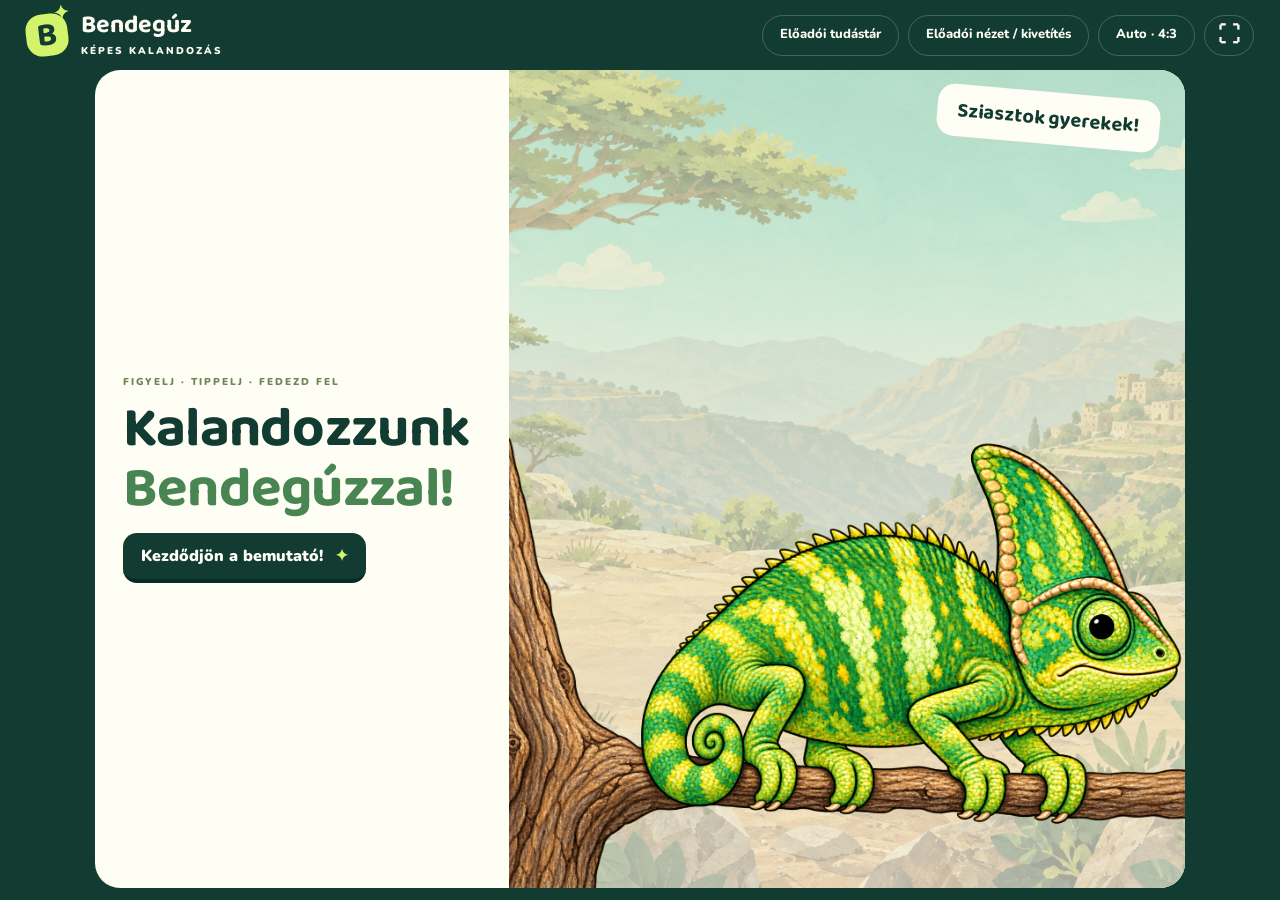
<file: index.html>
<!doctype html>
<html lang="hu"><head><meta charset="utf-8"><meta name="viewport" content="width=device-width,initial-scale=1"><meta name="theme-color" content="#123c32"><title>Bendegúz · Képes kalandozás</title><meta name="description" content="Animált, élőszóval kísérhető kaméleon-bemutató, külön előadói jegyzetekkel és hiteles forrásokkal."><link rel="preload" as="image" href="assets/bendeguz-coiled-v2.png"><link rel="preload" as="image" href="assets/bendeguz-grasp-v2.png"><link rel="preload" as="image" href="assets/bendeguz-wave.png"><link rel="icon" href="favicon.svg"><link rel="stylesheet" href="stage.css"></head><body>
<div id="projection-root"><header class="masthead"><button id="home" class="brand" aria-label="Bendegúz kezdőlap"><b>B<span>✦</span></b><span>Bendegúz<small>KÉPES KALANDOZÁS</small></span></button><nav><button id="library">Előadói tudástár</button><button id="presenter">Előadói nézet / kivetítés</button><button id="fullscreen" aria-label="Teljes képernyő">⛶</button></nav></header>
<main id="app"></main>
<dialog id="projector-dialog" aria-labelledby="projector-title"><button class="close" aria-label="Kivetítési segítség bezárása">×</button><div class="eyebrow">A JEGYZETEK A SAJÁT KÉPERNYŐDÖN MARADNAK</div><h2 id="projector-title">Indulhat a kivetítés</h2><ol class="projector-steps"><li><b>Windows + P → Kiterjesztés</b><span>A kivetítő és a laptop így külön képet mutat.</span></li><li><b>Nyisd meg az előadói nézetet</b><span>Mindkét nézetet ugyanabban a böngészőben nyisd meg. Az új lap fülét kihúzhatod külön ablakká.</span></li><li><b>A képes bemutatót húzd a kivetítőre</b><span>Indítsd a bemutatót, és nyomd meg a ⛶ gombot. A jegyzetes ablak maradjon a laptopon.</span></li></ol><div class="projector-actions"><a id="presenter-tab" class="primary" href="eloado.html" target="_blank" rel="opener">Megnyitás új lapon</a><button id="presenter-popup" class="secondary">Külön ablakban</button></div><p id="presenter-help">Az előadói nézetből is lapozhatsz és indíthatod a mozdulatokat.</p></dialog>
<dialog id="library-dialog" aria-labelledby="library-title"><button class="close" aria-label="Tudástár bezárása">×</button><div id="library-content"></div></dialog><div id="toast" role="status"></div></div>
<link rel="stylesheet" href="anatomy.css"><link rel="stylesheet" href="rig.css"><link rel="stylesheet" href="screen.css"><script src="knowledge.js"></script><script src="facts.js"></script><script src="extras.js"></script><script src="presenter-link.js"></script><script src="pose-loading.js"></script><script src="scene-revisions.js"></script><script src="hunt-motion.js"></script><script src="stage.js"></script><script src="projection-aspect.js"></script><link rel="stylesheet" href="scene-revisions.css"></body></html>
</file>
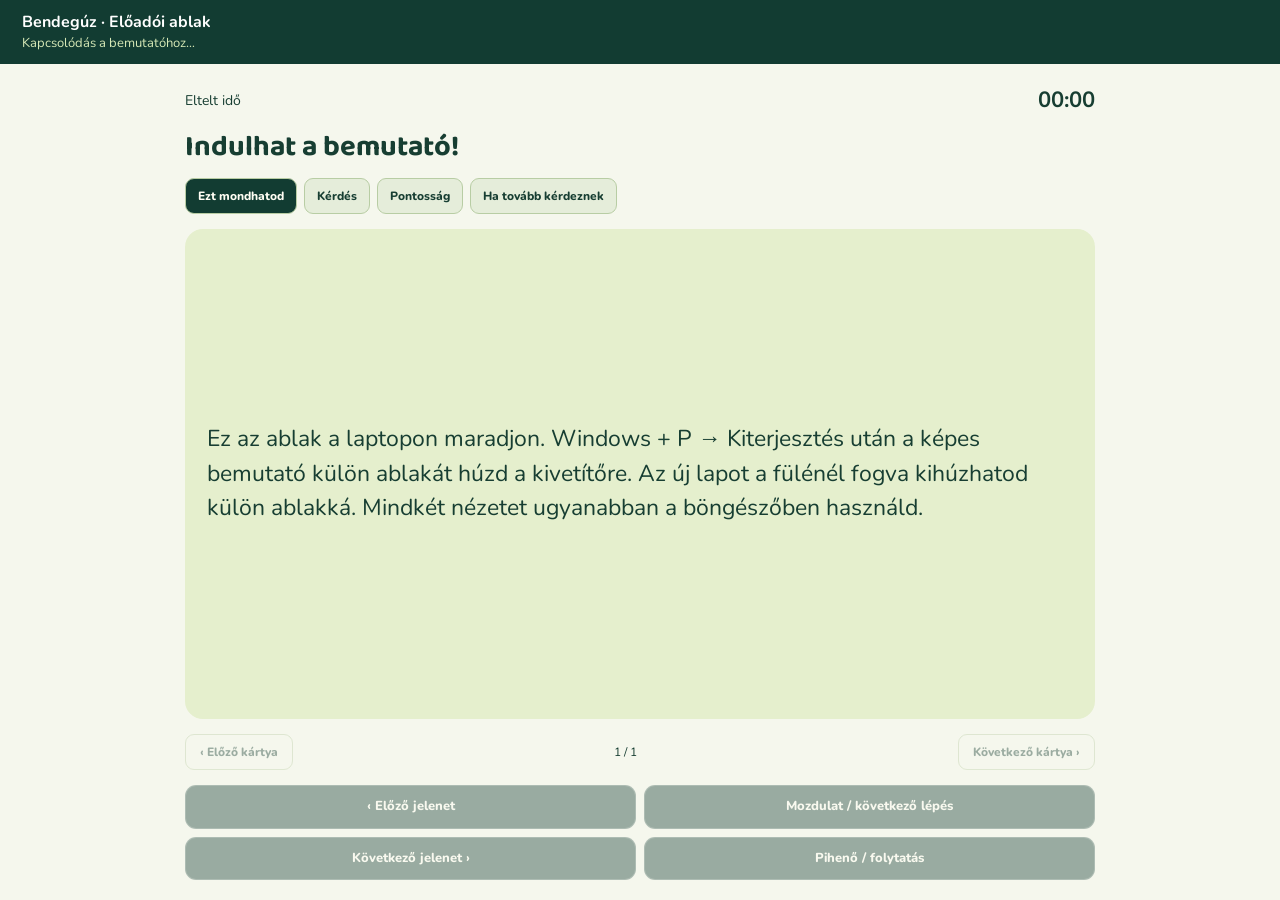
<file: eloado.html>
<!doctype html><html lang="hu"><head><meta charset="utf-8"><meta name="viewport" content="width=device-width,initial-scale=1"><title>Bendegúz · Előadói jegyzetek</title><link rel="icon" href="favicon.svg"><link rel="stylesheet" href="stage.css"><link rel="stylesheet" href="presenter.css"></head><body class="presenter-page"><header><b>Bendegúz · Előadói ablak</b><div class="connection-row"><span id="connection" role="status">Kapcsolódás a bemutatóhoz…</span><button id="reconnect" hidden>Újracsatlakozás</button><a id="stage-link" href="index.html" target="_blank" rel="opener" hidden>Képes bemutató megnyitása</a></div></header><main><div class="presenter-time"><span id="level">Eltelt idő</span><b id="clock">00:00</b></div><h1 id="note-title">Készen állunk</h1><div class="note-tabs" aria-label="Jegyzet típusa"><button data-note="say" aria-pressed="true">Ezt mondhatod</button><button data-note="ask">Kérdés</button><button data-note="note">Pontosság</button><button data-note="deeper">Ha tovább kérdeznek</button></div><div id="notes"></div><div class="note-pagination"><button id="note-prev">‹ Előző kártya</button><span id="note-count"></span><button id="note-next">Következő kártya ›</button></div><nav class="presenter-buttons"><button data-command="previous">‹ Előző jelenet</button><button id="presenter-action" data-command="act">Mozdulat / következő lépés</button><button data-command="next">Következő jelenet ›</button><button data-command="pause">Pihenő / folytatás</button></nav></main><script src="knowledge.js"></script><script src="extras.js"></script><script src="presenter-link.js"></script><script src="presenter.js"></script></body></html>
</file>
<file: stage.css>
@import url('https://fonts.googleapis.com/css2?family=Baloo+2:wght@500;600;700;800&family=Nunito:wght@400;600;700;800;900&display=swap');
:root{--forest:#123c32;--deep:#082e29;--lime:#d3f36b;--paper:#fffef4;--line:#dce7cc;--orange:#ffb369;--font:'Nunito',Arial,sans-serif;--display:'Baloo 2','Trebuchet MS',sans-serif}*{box-sizing:border-box}body{margin:0;background:var(--forest);color:var(--forest);font:17px/1.5 var(--font)}button,a,input,select{font:inherit}button{cursor:pointer;color:inherit;touch-action:manipulation}button:focus-visible,a:focus-visible,input:focus-visible,summary:focus-visible{outline:4px solid var(--orange);outline-offset:4px}button:disabled{opacity:.4;cursor:default}a{color:#3d714b}h1,h2,h3,p{margin-top:0}h1,h2,h3{font-family:var(--display);line-height:1.08}button:hover:not(:disabled){filter:brightness(.97)}.masthead{height:86px;max-width:1600px;margin:auto;display:flex;align-items:center;justify-content:space-between;padding:0 36px;gap:15px;color:var(--paper)}.brand{display:flex;gap:13px;align-items:center;background:none;border:0;padding:0;color:inherit;text-align:left;font:700 29px/1 var(--display)}.brand>b{width:47px;height:47px;position:relative;border-radius:16px;display:grid;place-items:center;background:var(--lime);color:var(--forest);font-size:33px;transform:rotate(-7deg)}.brand>b span{position:absolute;right:-4px;top:-7px;color:var(--lime);font-size:19px}.brand small{font:900 10px var(--font);letter-spacing:2px;display:block;margin-top:6px}nav{display:flex;gap:9px}nav button{color:var(--paper);background:transparent;border:1px solid #ffffff35;border-radius:99px;padding:9px 17px;font-size:13px;font-weight:800}#fullscreen{font-size:22px;padding:3px 13px}#app{max-width:1528px;margin:0 auto 24px}.setup{margin:0 24px;background:var(--paper);border-radius:30px;overflow:hidden}.setup-top{display:grid;grid-template-columns:1fr 1fr;min-height:410px}.setup-copy{padding:42px 18px 30px 48px}.eyebrow{font-weight:900;font-size:12px;letter-spacing:2px;color:#6e8558;margin-bottom:13px}.setup h1{font-size:clamp(40px,4.2vw,67px);margin-bottom:15px;letter-spacing:-.7px}.setup h1 em{font-style:normal;color:#498453}.setup-copy>p{color:#657960;max-width:430px;font-size:16px}.setup-art{position:relative;display:grid;place-items:center;min-width:0;background:linear-gradient(180deg,#e6efca,#f6f6e8);isolation:isolate}.setup-art:before{content:'';position:absolute;inset:0;background:url('assets/habitat.png') center/cover;opacity:.25;z-index:-1}.setup-art>img{width:94%;object-fit:contain;animation:float 5s ease-in-out infinite}.art-stamp{position:absolute;top:22px;right:25px;background:var(--paper);font:700 22px var(--display);padding:10px 20px;border-radius:17px;transform:rotate(5deg)}.age-select{border:0;padding:0;margin:23px 0 20px;display:grid;grid-template-columns:repeat(3,minmax(0,1fr));gap:8px}.age-select legend{font-weight:900;font-size:14px;margin-bottom:8px}.age-button{background:transparent;border:1.5px solid #d6e0c6;border-radius:12px;text-align:left;padding:11px 12px;font-size:15px;font-weight:900}.age-button small{display:block;font-weight:700;font-size:11px;color:#718264;margin-top:3px}.age-button[aria-pressed=true]{background:#e3efd0;border-color:#719653}.primary{background:var(--forest);border:0;border-bottom:4px solid #062b22;color:var(--paper);font-weight:900;border-radius:14px;padding:13px 24px;font-size:18px;display:inline-flex;align-items:center;gap:30px;min-height:54px}.primary span{color:var(--lime)}.secondary{border:1px solid #b9caaa;border-radius:12px;background:transparent;padding:11px 20px;font-weight:800;font-size:15px}.setup-brief{padding:25px 48px 30px;display:grid;grid-template-columns:1fr 1fr;gap:30px;border-top:1px solid var(--line)}.setup-brief h2{font-size:24px;margin-bottom:9px}.setup-brief p{font-size:14px;color:#677b5e;margin:0}.group-switch{display:flex;gap:7px;margin-top:10px}.group-switch button{font-size:13px;font-weight:800;background:none;border:1px solid #cad9b8;border-radius:8px;padding:6px 14px}.group-switch button[aria-pressed=true]{background:#e2eccb;border-color:#60874d}.note-box{border-left:3px solid #d9a959;background:#fff4de;padding:12px 16px;border-radius:0 12px 12px 0;font-size:13px;color:#725c35;margin-top:16px}.launch-row{display:flex;gap:12px;align-items:center;flex-wrap:wrap}.quiet{font-size:12px;color:#758768;margin-top:11px}.topic-shelf{display:flex;gap:7px;flex-wrap:wrap;padding:0 48px 30px}.topic-shelf button{border:1px solid #d5dfc7;background:#f4f6e9;border-radius:99px;padding:7px 12px;font-size:12px;font-weight:800}.topic-shelf button span{margin-right:6px}
/* The child-facing stage contains pictures and very short spoken prompts. */
.presentation{padding:0 24px}.stage{position:relative;height:calc(100vh - 204px);min-height:380px;max-height:850px;border-radius:26px;overflow:hidden;isolation:isolate;background:#eaf0d6}.stage-background{position:absolute;inset:0;background:url('assets/habitat.png') center/cover;z-index:-3;transition:filter 1.1s,opacity 1.1s}.stage:after{content:'';position:absolute;inset:0;background:linear-gradient(180deg,#fffef47d,transparent 40%);z-index:-1;pointer-events:none}.stage-title{position:absolute;top:24px;left:4%;right:4%;text-align:center;z-index:7;pointer-events:none}.stage-title h1{font-size:clamp(31px,4vw,61px);color:var(--deep);text-shadow:0 2px 0 #fff9;margin:0;letter-spacing:-.5px}.stage-title .topic-count{font:900 11px var(--font);letter-spacing:2px;color:#315640;display:block;margin-bottom:7px}.mascot-wrap{position:absolute;width:57%;left:21%;bottom:6%;z-index:2;transform-origin:center;transition:transform 1.4s,opacity 1s}.mascot{width:100%;display:block;filter:var(--skin-filter,none);transition:filter 1.5s}.welcome-scene .mascot-wrap{animation:float 5s ease-in-out infinite}.stage-caption{position:absolute;bottom:20px;left:24px;font-size:12px;font-weight:800;color:#3d6146;background:#fffef4de;padding:5px 11px;border-radius:99px;z-index:9}.stage-note{position:absolute;top:18px;right:18px;font-size:11px;padding:6px 10px;background:#fffef4d9;border-radius:99px;z-index:8}.large-symbol{font-size:clamp(65px,11vw,155px);line-height:1;display:grid;place-items:center}.floating-chip{position:absolute;z-index:6;background:#fffef4ed;box-shadow:0 7px 0 #173f2710;border-radius:22px;padding:14px 24px;font:700 clamp(19px,2vw,32px) var(--display);text-align:center;animation:pop .4s both}.greeting-chip{right:7%;top:26%;transform:rotate(5deg)}.country-chips{position:absolute;left:7%;top:36%;display:flex;flex-direction:column;gap:10px;z-index:6}.country-chips span{padding:10px 20px;background:#fffef4e8;border-radius:12px;font-weight:900;font-size:20px;animation:pop .5s both}.habitat-scene .mascot-wrap{width:41%;left:52%;bottom:5%}.habitat-scene.acted .stage-background{animation:landscape 5s ease-in-out both}.habitat-scene .country-chips{display:none}.habitat-scene.acted .country-chips{display:flex}.grip-scene .mascot-wrap{width:57%;left:20%;bottom:7%}.grip-scene.acted .mascot-wrap{animation:climb 3.2s ease-in-out both}.body-pin{position:absolute;z-index:5;width:34px;height:34px;border-radius:50%;border:3px solid #fff;background:#d2f36ba0;box-shadow:0 0 0 10px #d2f36b50;animation:pulse 2s infinite}.pin-tail{left:12%;top:69%}.pin-foot{left:73%;top:77%}.body-pin span{position:absolute;white-space:nowrap;background:#fffef4;padding:4px 11px;border-radius:8px;font-size:15px;font-weight:900;left:40px;top:0}.grip-scene .body-pin{display:none}.grip-scene.acted .body-pin{display:block}.eyes-scene .mascot-wrap{width:36%;left:32%;bottom:3%}.eye-diagram{position:absolute;top:28%;left:17%;width:66%;display:flex;gap:23%;justify-content:center}.eye{width:26%;aspect-ratio:1;border-radius:50%;border:clamp(9px,1.2vw,18px) solid #5e8d36;background:#d9ef84;display:grid;place-items:center;box-shadow:inset 0 0 0 6px #a5c854,0 8px 0 #153b2717}.pupil{width:32%;height:32%;border-radius:50%;background:#112d23;position:relative}.pupil:after{content:'';width:28%;height:28%;background:white;border-radius:50%;position:absolute;top:12%;right:12%}.eye:first-child .pupil{animation:look-left 4s infinite}.eye:last-child .pupil{animation:look-right 4.3s infinite}.eyes-scene.acted .eye:first-child .pupil{animation:none;transform:translate(50%,20%)}.eyes-scene.acted .eye:last-child .pupil{animation:none;transform:translate(-50%,20%)}.eye-prey{position:absolute;left:44%;top:33%;width:13%;opacity:0;transition:opacity .6s}.eyes-scene.acted .eye-prey{opacity:1}.sprite{display:block;aspect-ratio:1;background-image:url('assets/animals.png');background-repeat:no-repeat;background-size:200% 200%;min-width:0}.sprite-cricket{background-position:left top}.sprite-locust{background-position:right top}.sprite-bird{background-position:left bottom}.sprite-snake{background-position:right bottom}.menu-scene .stage-background,.eyes-scene .stage-background,.sex-scene .stage-background,.growth-scene .stage-background,.needs-scene .stage-background,.eggs-scene .stage-background,.play-scene .stage-background,.meeting-scene .stage-background{opacity:.17}.animal-pair{position:absolute;inset:22% 10% 5%;display:flex;gap:10%;align-items:center;justify-content:center}.animal-card{position:relative;width:42%;background:#fffef4db;border:2px solid #bacc9a;border-radius:30px;padding:14px 20px 10px;text-align:center;box-shadow:0 8px 0 #183e2512}.animal-card .sprite{width:100%;max-height:280px;aspect-ratio:1}.animal-card b{font:700 26px var(--display)}.menu-scene.acted .animal-card:first-child{animation:hop 2.2s infinite}.menu-scene.acted .animal-card:last-child{animation:hop 2.6s .4s infinite}.hunt-scene .mascot-wrap{width:42%;left:1%;bottom:18%;animation:none}.hunt-prey{position:absolute;width:12%;left:86%;top:47%;z-index:4;transform:translate(-50%,-50%)}.tongue-line{position:absolute;inset:0;width:100%;height:100%;z-index:3;pointer-events:none}.tongue-line line{stroke:#ec8d8f;stroke-width:12px;stroke-linecap:round;stroke-dasharray:1;stroke-dashoffset:1}.hunt-scene.acted .tongue-line line{animation:shoot 3s ease-in-out both}.hunt-scene.acted .hunt-prey{animation:catch 3s ease-in-out both}.distance-marker{position:absolute;left:5%;bottom:11%;width:86%;height:1px;border-top:2px dashed #557d44;opacity:.6}.colors-scene .stage-background{opacity:.25}.colors-scene .mascot-wrap{width:52%;left:24%;bottom:18%}.swatches{position:absolute;bottom:18px;left:10%;right:10%;display:flex;gap:15px;justify-content:center;z-index:6}.swatch{width:51px;height:51px;border-radius:50%;border:4px solid var(--paper);box-shadow:0 0 0 1px #86a06d}.swatch[aria-pressed=true]{box-shadow:0 0 0 4px var(--forest)}.pattern-card{position:absolute;width:100px;height:120px;right:5%;top:36%;border:7px solid white;border-radius:13px;background:repeating-linear-gradient(45deg,#af75c8 0 16px,#f8eccc 16px 32px);transform:rotate(10deg);opacity:0}.colors-scene.acted .pattern-card{opacity:1;animation:pop .5s both}.sex-scene .mascot-wrap{width:52%;left:9%;bottom:10%}.sex-facts{position:absolute;right:5%;top:27%;bottom:10%;width:33%;display:flex;flex-direction:column;gap:16px;justify-content:center}.sex-fact{background:#fffef4ef;border-radius:20px;padding:16px;text-align:center;font:700 24px/1.1 var(--display)}.sex-fact span{font-size:45px;display:block;margin-bottom:7px}.spur-diagram{width:100%;height:95px;margin-top:7px}.spur-dot{opacity:0}.sex-scene.acted .spur-dot{opacity:1;animation:pulse-opacity 1.2s 3}.sex-scene.acted .sex-fact{animation:pop .5s both}.growth-scene .mascot-wrap{width:48%;left:26%;bottom:9%;transform:scale(.65)}.growth-scene.acted .mascot-wrap{transform:scale(1)}.growth-flakes{position:absolute;inset:0;opacity:0;pointer-events:none}.growth-flakes span{position:absolute;width:22px;height:14px;background:#f7f2dccc;border-radius:55% 25%;left:var(--x);top:var(--y);box-shadow:0 2px 2px #193c1620}.growth-scene.acted .growth-flakes{opacity:1}.growth-scene.acted .growth-flakes span{animation:flake 4s var(--delay) both}.needs-scene .mascot-wrap{width:41%;left:29%;bottom:5%}.needs-orbit{position:absolute;left:12%;right:12%;top:29%;display:flex;justify-content:space-between;gap:12px}.need{background:#fffef4dd;border-radius:24px;padding:16px 22px;text-align:center;min-width:100px;font:700 23px var(--display);transition:transform .5s}.need span{font-size:55px;display:block}.needs-scene.acted .need{animation:float 3s var(--delay) infinite}.egg-row{position:absolute;top:39%;left:14%;right:14%;display:flex;justify-content:center;gap:20px}.egg{width:10%;aspect-ratio:.76;border-radius:50% 50% 45% 45%;background:linear-gradient(110deg,#fffef4,#dbcfa8);border:1px solid #c3b78d;box-shadow:0 8px 0 #6b634416;display:grid;place-items:center;transition:transform .7s,opacity .7s}.egg img{display:none;width:150%;max-width:none}.eggs-scene.acted .egg{background:none;border:0;box-shadow:none;transform:scale(1.4)}.eggs-scene.acted .egg img{display:block}.egg-arrows{position:absolute;bottom:16%;left:5%;right:5%;text-align:center;font:700 24px var(--display)}.predators-scene .mascot-wrap{width:42%;left:12%;bottom:6%;transition:transform 1.3s,filter 1.3s;z-index:2}.predator{position:absolute;width:23%;z-index:3}.predator.bird{top:23%;right:4%}.predator.snake{bottom:3%;right:3%}.predators-scene.acted .bird{animation:fly 3s ease-in-out both}.predators-scene.acted .mascot-wrap{transform:translateX(-26%);filter:brightness(.7);opacity:.6}.play-options{position:absolute;inset:26% 14% 12%;display:grid;grid-template-columns:1fr 1fr;gap:35px}.picture-choice{position:relative;border:4px solid #c5d6ad;border-radius:30px;background:#fffef4e8;padding:15px;display:grid;place-items:center;box-shadow:0 8px 0 #20482a14;min-width:0}.picture-choice .sprite{height:100%;max-height:260px;max-width:100%;aspect-ratio:1}.picture-choice .large-symbol{font-size:clamp(70px,11vw,165px)}.picture-choice.correct{border-color:#558641;background:#ecf9ce}.picture-choice.correct:after{content:'✓';position:absolute;right:12px;top:8px;color:#527f38;font-size:43px;font-weight:900}.picture-choice.try-again{animation:wiggle .45s}.choice-cue{position:absolute;bottom:9%;left:10%;right:10%;text-align:center;font:700 24px var(--display)}.meeting-content{position:absolute;inset:25% 7% 6%;display:grid;grid-template-columns:1.1fr 1fr;gap:4%;align-items:center}.rule-visual{display:flex;align-items:center;justify-content:center;position:relative;height:100%}.rule-visual img{width:100%;max-height:100%;object-fit:contain}.rule-icon{font-size:clamp(70px,12vw,170px);text-align:center}.rule-copy{font:700 clamp(26px,3.2vw,50px)/1.13 var(--display)}.rule-copy small{display:block;margin-top:15px;font:800 clamp(15px,1.5vw,22px)/1.5 var(--font);color:#5c7658}.rule-number{position:absolute;bottom:18px;right:20px;font-size:12px;font-weight:900;color:#69815a}.no-touch-ring{position:absolute;width:26%;height:27%;border:5px solid #cf704d;border-radius:50%;right:1%;top:17%}.no-touch-ring.tail{right:auto;left:0;top:49%;width:25%;height:43%}.no-touch-ring.feet{right:21%;top:69%;width:55%;height:23%}.no-touch-ring:after{content:'×';position:absolute;right:-15px;top:-20px;background:#fffef4;color:#bd6148;width:31px;height:31px;border-radius:50%;text-align:center;font:bold 28px/1 Arial}.bye-scene .mascot-wrap{width:46%;left:27%;bottom:5%}.bye-stars{position:absolute;left:10%;right:10%;top:27%;text-align:center;font-size:clamp(30px,5vw,65px);color:#527f31;letter-spacing:12px}.bye-scene.acted .bye-stars{animation:pop .8s both}.stage-controls{display:flex;align-items:center;justify-content:space-between;padding:12px 0 8px;gap:12px;color:var(--paper)}.stage-controls button{background:#ffffff0c;border:1px solid #ffffff35;border-radius:13px;padding:10px 17px;color:inherit;font-size:14px;font-weight:800;min-height:45px}.stage-controls .action{background:var(--lime);color:var(--forest);border-color:var(--lime);min-width:190px}.control-group{display:flex;gap:8px;align-items:center}.scene-nav{display:flex;justify-content:center;gap:6px;flex-wrap:wrap;padding-top:4px}.scene-nav button{width:29px;height:29px;border:1px solid #ffffff30;background:transparent;color:#e2efd4;border-radius:50%;font-size:11px;font-weight:900}.scene-nav button[aria-current=true]{background:var(--lime);border-color:var(--lime);color:var(--forest)}.stage-footer{font-size:11px;color:#b8ceb0;min-width:0}.pause-screen{position:absolute;inset:0;z-index:30;display:grid;place-content:center;background:#183d2bfa;color:#e6f2cf;text-align:center}.pause-screen span{font-size:90px}.pause-screen h2{font-size:44px;margin:10px}.paused *{animation-play-state:paused!important}.sr-only{position:absolute;width:1px;height:1px;overflow:hidden;clip:rect(0,0,0,0);white-space:nowrap}.close{position:absolute;right:16px;top:10px;background:none;border:0;font-size:32px}dialog{border:0;background:var(--paper);color:var(--forest);border-radius:25px;width:min(900px,calc(100% - 28px));max-height:88vh;padding:36px 42px;box-shadow:0 20px 90px #0005}dialog::backdrop{background:#052c28b0;backdrop-filter:blur(5px)}dialog h2{font-size:35px;margin-bottom:12px}dialog h3{font-size:24px;margin-bottom:10px}.library-intro{font-size:15px;color:#64775d}.library-tabs{display:flex;gap:8px;flex-wrap:wrap;margin:20px 0}.library-tabs button{background:#eff3e3;border:1px solid #c8d7b7;border-radius:99px;padding:8px 16px;font-size:14px;font-weight:800}.library-tabs button[aria-selected=true]{background:var(--forest);color:var(--paper)}details{border-bottom:1px solid var(--line);padding:10px 0}summary{font-weight:900;cursor:pointer;font-size:17px;padding:5px 0}details p{font-size:15px;line-height:1.65;margin:12px 0}.kid-sentence{border-left:3px solid #8aaf4f;padding:9px 15px;background:#eff5df;font-size:16px!important}.source-links{font-size:12px!important}.source-links a{margin-right:12px}.agenda{display:grid;gap:9px}.agenda>div{display:grid;grid-template-columns:100px 1fr;gap:15px;background:#f0f4e5;padding:12px;border-radius:10px;font-size:15px}.agenda b{color:#5a8050}.safety-callout{border-left:4px solid #db9a54;background:#fff1d9;padding:15px 18px;border-radius:0 12px 12px 0;font-size:14px;margin:18px 0}.safety-callout p{margin:7px 0}.print-button{border:1px solid #b9c9a5;background:none;border-radius:10px;padding:8px 13px;font-weight:800;font-size:13px}#toast{position:fixed;bottom:18px;left:50%;transform:translateX(-50%);background:var(--lime);color:var(--forest);border-radius:15px;max-width:90vw;padding:12px 22px;font-size:14px;font-weight:800;z-index:100}#toast:empty{display:none}
@keyframes float{50%{transform:translateY(-9px) rotate(-1deg)}}@keyframes pop{0%{opacity:0;transform:scale(.88)}100%{opacity:1;transform:scale(1)}}@keyframes pulse{50%{box-shadow:0 0 0 17px #d2f36b10}}@keyframes pulse-opacity{50%{opacity:.25}}@keyframes climb{50%{transform:translateY(-30px) rotate(-8deg)}100%{transform:translateY(-15px) rotate(-4deg)}}@keyframes landscape{50%{transform:scale(1.09)}}@keyframes look-left{25%{transform:translate(-55%,0)}65%{transform:translate(20%,-45%)}}@keyframes look-right{25%{transform:translate(50%,-20%)}65%{transform:translate(-25%,45%)}}@keyframes hop{50%{transform:translateY(-15px) rotate(3deg)}}@keyframes shoot{0%,15%{stroke-dashoffset:1}35%,60%{stroke-dashoffset:0}90%,100%{stroke-dashoffset:1}}@keyframes catch{0%,60%{transform:translate(-50%,-50%);opacity:1}90%,100%{transform:translate(calc(-50% - var(--tongue-distance)), -50%);opacity:0}}@keyframes flake{0%{transform:translate(0,0);opacity:1}100%{transform:translate(20px,90px) rotate(60deg);opacity:0}}@keyframes fly{50%{transform:translate(-55%,20%) rotate(-7deg)}}@keyframes wiggle{25%,75%{transform:translateX(-7px)}50%{transform:translateX(7px)}}
@media(max-width:1000px){.masthead{padding:0 24px;height:75px}.setup-copy{padding:30px 20px 25px 28px}.setup-brief{padding:24px 28px}.age-button{font-size:13px;padding:10px 8px}.topic-shelf{padding:0 28px 26px}.stage{height:calc(100vh - 195px)}.sex-fact{font-size:20px;padding:12px}.stage-controls button{padding:9px 13px}.stage-footer{display:none}.swatch{width:43px;height:43px}.need{padding:10px;min-width:0;font-size:17px}.need span{font-size:45px}}
@media(max-width:700px){.masthead{padding:0 15px;height:78px;gap:8px}.brand{font-size:22px;gap:9px}.brand>b{width:38px;height:38px;font-size:28px}.brand small{font-size:8px;letter-spacing:1px}nav{gap:5px}nav button{padding:6px 10px;font-size:11px}#fullscreen{display:none}.setup{margin:0 12px;border-radius:23px}.setup-top{grid-template-columns:minmax(0,1fr)}.setup-copy{padding:26px}.setup h1{font-size:44px}.setup-art{min-height:250px;max-height:310px}.setup-art>img{max-height:280px;width:85%}.setup-brief{grid-template-columns:1fr;gap:20px;padding:25px}.age-button{font-size:14px;text-align:center;white-space:normal}.age-button small{font-size:10px}.topic-shelf{padding:0 25px 25px}.presentation{padding:0 10px}.stage{height:58vh;min-height:370px;max-height:none;border-radius:20px}.stage-title{top:25px;left:4%;right:4%}.stage-title h1{font-size:31px}.stage-title .topic-count{font-size:9px}.mascot-wrap{width:90%;left:5%;bottom:16%}.greeting-chip{font-size:20px;top:30%;right:8%;padding:10px 17px}.stage-caption{font-size:10px;left:12px;bottom:12px}.country-chips{top:30%;left:7%}.country-chips span{font-size:14px;padding:7px 12px}.habitat-scene .mascot-wrap{width:64%;left:34%;bottom:13%}.grip-scene .mascot-wrap{width:87%;left:6%;bottom:13%}.body-pin{width:24px;height:24px}.body-pin span{font-size:12px;left:26px}.pin-foot span{left:-10px;top:30px}.eyes-scene .mascot-wrap{width:64%;left:18%;bottom:8%}.eye-diagram{left:10%;width:80%;top:32%;gap:25%}.eye{width:29%}.eye-prey{width:18%;left:41%;top:34%}.animal-pair{inset:28% 6% 12%;gap:5%}.animal-card{padding:8px;width:47%;border-radius:20px}.animal-card b{font-size:20px}.hunt-scene .mascot-wrap{width:44%;left:1%;bottom:30%}.hunt-prey{width:15%}.colors-scene .mascot-wrap{width:84%;left:8%;bottom:26%}.swatches{gap:10px;left:5%;right:5%;bottom:35px}.swatch{width:36px;height:36px;border-width:3px}.pattern-card{width:60px;height:80px;top:28%}.sex-scene .mascot-wrap{width:65%;left:1%;bottom:9%}.sex-facts{top:28%;right:4%;width:39%;bottom:8%;gap:8px}.sex-fact{font-size:14px;padding:9px}.sex-fact span{font-size:27px;margin-bottom:4px}.spur-diagram{height:65px}.growth-scene .mascot-wrap{width:82%;left:9%;bottom:14%}.needs-orbit{left:5%;right:5%;top:31%;gap:6px}.need{font-size:13px;padding:8px}.need span{font-size:31px}.needs-scene .mascot-wrap{width:71%;left:14%;bottom:8%}.egg-row{left:10%;right:10%;gap:10px;top:42%}.egg{width:15%}.egg-arrows{font-size:18px;bottom:22%}.predators-scene .mascot-wrap{width:66%;left:10%;bottom:15%}.predator{width:35%}.predator.bird{top:26%;right:4%}.predator.snake{bottom:5%;right:1%}.play-options{inset:32% 7% 17%;gap:14px}.picture-choice{border-radius:20px;padding:7px}.picture-choice .large-symbol{font-size:74px}.choice-cue{bottom:9%;font-size:17px}.meeting-content{inset:24% 7% 9%;grid-template-columns:1fr;gap:7px}.rule-visual{max-height:145px}.rule-visual img{max-height:145px}.rule-icon{font-size:83px}.rule-copy{font-size:28px;text-align:center}.rule-copy small{font-size:15px;margin-top:8px}.bye-scene .mascot-wrap{width:85%;left:8%;bottom:13%}.bye-stars{top:35%;font-size:34px;letter-spacing:5px}.stage-controls{flex-wrap:wrap;justify-content:center;gap:8px}.control-group{gap:6px}.stage-controls button{font-size:12px;padding:9px 12px;min-height:41px}.stage-controls .action{min-width:145px}.scene-nav button{width:26px;height:26px}.scene-nav{gap:4px}dialog{padding:30px 24px}.agenda>div{grid-template-columns:85px 1fr;font-size:14px}}
@media(prefers-reduced-motion:reduce){*,*:before,*:after{animation-duration:.001ms!important;animation-iteration-count:1!important;transition-duration:.001ms!important}.hunt-scene.acted .tongue-line line{animation:none;stroke-dashoffset:0}.hunt-scene.acted .hunt-prey{animation:none;opacity:1}.growth-scene.acted .growth-flakes{display:none}}
@media print{body{background:white;color:black}.masthead,#app,.close,.library-tabs,.print-button,#toast{display:none!important}dialog{display:block;position:static;max-height:none;width:100%;border:0;padding:0;box-shadow:none}dialog::backdrop{display:none}details{break-inside:avoid}details>summary{display:block}details>div{display:block!important}a{color:black;text-decoration:none}.source-links{font-size:10pt!important}}
</file>
<file: anatomy.css>
.setup-art .mascot-wrap{position:relative;width:96%;left:auto;bottom:auto;animation:none}.setup-art .mascot{animation:none}.foot-diagram{display:block;width:100%;max-height:280px;overflow:visible}.foot-diagram .limb{fill:#88ae4c;stroke:#315c35;stroke-width:4}.foot-diagram .toe{fill:none;stroke:#779d43;stroke-width:29;stroke-linecap:round}.foot-diagram .claw{fill:#f8ecd0;stroke:#776e4e;stroke-width:2}.foot-diagram text{fill:#315839;font:900 26px var(--font)}.foot-diagram .foot-label{font-size:14px}.heel-spur{fill:#abc761;stroke:#315c35;stroke-width:3}.spur-halo{fill:none;stroke:#e2a352;stroke-width:5;opacity:0}.acted .spur-halo{opacity:1;animation:pulse-opacity 2s infinite}.grip-anatomy{display:none;position:absolute;inset:24% 10% 6%;z-index:6;background:#fffef4f5;border-radius:25px;padding:15px 25px 30px;grid-template-columns:1fr 1fr;gap:20px}.grip-anatomy.visible{display:grid}.grip-anatomy h2{font-size:24px;text-align:center;margin:0}.grip-anatomy .foot-diagram{height:calc(100% - 29px);max-height:290px}.diagram-caption{position:absolute;bottom:8px;left:10px;right:10px;text-align:center;font-size:12px;font-weight:800;color:#698459}.sex-comparison{position:absolute;inset:23% 15% 6%;display:grid;grid-template-columns:1fr 1fr;gap:25px}.foot-card{background:#fffef4e8;border:2px solid #bacc9e;border-radius:24px;text-align:center;padding:14px;display:flex;flex-direction:column;align-items:center;min-height:0}.foot-card h2{font-size:28px;margin-bottom:4px}.foot-card .foot-diagram{height:100%;min-height:0;max-height:280px}.foot-card>b{font-size:16px;margin-top:7px}.hatch-symbol{display:none;font-size:55px}.eggs-scene.acted .hatch-symbol{display:block}.eggs-scene.acted .egg{background:#fffef4a0;border:1px dashed #cbbd8c;transform:translateY(-12px)}.scene-nav button{color:#e9f3dd}#scene-title:focus{outline:none}.library-body{line-height:1.6}.library-body>p{font-size:15px}.library-body li{font-size:14px;margin-bottom:9px}.rule-list{background:#edf4dc;padding:12px 18px;border-radius:16px}.rule-list p{font-size:15px;margin:8px 0}@media(max-width:700px){.grip-anatomy{inset:28% 4% 8%;padding:10px 10px 26px;gap:6px}.grip-anatomy h2{font-size:18px}.foot-diagram .foot-label{font-size:17px}.diagram-caption{font-size:10px}.sex-comparison{inset:28% 4% 10%;gap:9px}.foot-card{padding:8px;border-radius:17px}.foot-card h2{font-size:20px}.foot-card>b{font-size:12px}.hatch-symbol{font-size:29px}}
</file>
<file: rig.css>
/* Independent sprite layers: rooted tree, eye tracking and two tail poses. */
.mascot-wrap{animation:none!important;transform:none}.rig{position:relative;width:100%;aspect-ratio:1.5;isolation:isolate}.rig-body{position:relative;z-index:2;width:100%;display:block;filter:none!important}.rig-tail{position:absolute;width:26.533%;height:42.529%;left:3.258%;top:39.668%;z-index:1;overflow:hidden;filter:var(--skin-filter,none);transition:opacity 1s,transform 1s;transform-origin:83.413% 19.7%}.rig-tail.grasp{left:2.665%;top:39.478%;opacity:0}.rig-tail.front{z-index:4;clip-path:inset(72% 0 0 0)}.tail-grip .rig-tail.curl{opacity:0;transform:rotate(-5deg) scale(.95)}.tail-grip .rig-tail.grasp{opacity:1}.rig-eye{position:absolute;left:83.9%;top:36.2%;width:7.4%;height:11.1%;border-radius:50%;overflow:hidden;z-index:5;filter:var(--skin-filter,none)}.rig-pupil{position:absolute;width:63%;height:63%;left:19%;top:19%;animation:eye-wander 6s ease-in-out infinite;overflow:visible}.hunt-scene .rig-pupil{animation:none;transform:translate(19%,0)}.rig-skin{position:absolute;inset:0;z-index:3;pointer-events:none;clip-path:polygon(24% 42%,32% 32%,53% 20%,70% 23%,68% 2%,76% 1%,87% 33%,99% 48%,99% 55%,90% 66%,83% 68%,84% 85%,79% 87%,72% 83%,66% 87%,60% 77%,52% 76%,53% 83%,45% 86%,40% 78%,39% 82%,33% 83%,33% 65%,32% 59%,25% 53%);filter:var(--skin-filter,none)}.rig-skin img{display:block;width:100%}.welcome-scene .mascot-wrap{width:72%;left:0;bottom:-1%}.welcome-scene .rig-pupil{animation-duration:4.7s}.setup-art .mascot-wrap{width:100%;align-self:end}.setup-art:before{opacity:.32}.setup-art .rig{margin-bottom:-1px}.grip-scene .mascot-wrap{width:74%;left:0;bottom:-1%;animation:none!important;transform:none!important}.habitat-scene .mascot-wrap{width:56%;left:0;bottom:0}.eyes-scene .mascot-wrap{width:43%;left:0;bottom:0}.hunt-scene .mascot-wrap{width:43%;left:0;bottom:5%}.colors-scene .mascot-wrap{width:63%;left:0;bottom:13%}.growth-scene .mascot-wrap{width:64%;left:0;bottom:0;transform:none}.growth-scene.acted .mascot-wrap{transform:none}.needs-scene .mascot-wrap{width:49%;left:0;bottom:0}.predators-scene .mascot-wrap{width:59%;left:0;bottom:0;transition:filter 1.3s}.predators-scene.acted .mascot-wrap{transform:none;filter:brightness(.7);opacity:1}.bye-scene .mascot-wrap{width:63%;left:0;bottom:0}.rig-skin,.rig-tail,.rig-eye{transition:filter 1.4s,opacity .9s}.speech-bubble{position:absolute;right:5%;top:36%;font:700 31px var(--display);background:#fffef4e8;border-radius:20px;padding:12px 22px}.tongue-tip{fill:#efaaaa;stroke:#cc797d;stroke-width:2;opacity:0}.hunt-scene.acted .tongue-tip{animation:tip-catch 3s ease-in-out both}.tip-inset{position:absolute;right:6%;top:25%;width:30%;height:36%;background:#fffef4ed;border-radius:23px;border:2px solid #bccc9d;display:none;padding:7px 13px;z-index:7}.tip-inset.visible{display:block}.tip-inset svg{width:100%;height:100%}.tip-inset b{font:700 18px var(--display);display:block;text-align:center}.digestion-scene .stage-background{opacity:.14}.digestion-scene .mascot-wrap{left:0;bottom:0;width:62%;opacity:.16}.digest-map{position:absolute;inset:25% 7% 8%;width:86%;height:67%;overflow:visible;z-index:5}.digest-map .route{fill:none;stroke:#d39577;stroke-width:21;stroke-linecap:round;stroke-linejoin:round}.digest-map .organ{fill:#f2d4b1;stroke:#ba8e65;stroke-width:3}.digest-map text{font:800 21px var(--font);fill:#385d3f}.digest-map .food-dot{fill:#719b37;stroke:#fffef4;stroke-width:4;opacity:0}.digestion-scene.acted .food-dot{opacity:1;offset-path:path('M 760 90 C 660 100 605 145 580 180 C 570 250 470 270 410 220 C 350 170 370 330 310 320 C 255 310 275 220 230 250 C 180 285 215 340 160 345');animation:digest 7s linear both}.digest-map .energy{opacity:0;fill:#d4af48}.digestion-scene.acted .energy{animation:nutrition 7s both}.dino-scene .stage-background{opacity:.25}.dino-pair{position:absolute;inset:22% 4% 8%;display:grid;grid-template-columns:1fr 1fr;gap:5%;align-items:end}.dino-pair>div{position:relative;text-align:center}.dino-pair .mascot-wrap{position:relative;left:auto;bottom:auto;width:100%}.dino-pair>div>img{width:100%;max-height:350px;object-fit:contain}.dino-pair b{display:block;font:700 24px var(--display);margin-top:6px}.crest-ring{position:absolute;border:5px dashed #ffbf5f;border-radius:50%;width:23%;height:40%;left:65%;top:-2%;opacity:0;z-index:6}.dino-pair>div:last-child .crest-ring{left:4%;top:0;width:24%;height:32%}.dino-scene.acted .crest-ring{opacity:1;animation:pulse-opacity 2s 2}.dino-question{position:absolute;right:18%;top:35%;font-size:90px;background:#fffef4d9;border-radius:50%;width:120px;height:120px;text-align:center;z-index:9}.dino-scene.acted .dino-question{display:none}.dino-scene:not(.acted) .dino-image{filter:brightness(0) opacity(.3)}@keyframes eye-wander{0%,100%{transform:translate(0,0)}18%{transform:translate(-25%,-12%)}36%{transform:translate(12%,-26%)}60%{transform:translate(27%,8%)}78%{transform:translate(-8%,24%)}}@keyframes tip-catch{0%,15%{opacity:0;transform:translateX(calc(-1 * var(--tongue-distance)))}35%,60%{opacity:1;transform:translateX(0)}90%,100%{opacity:0;transform:translateX(calc(-1 * var(--tongue-distance)))}}@keyframes digest{0%{offset-distance:0%;opacity:1}95%{opacity:1}100%{offset-distance:100%;opacity:0}}@keyframes nutrition{0%,45%{opacity:0}60%,90%{opacity:1}100%{opacity:.6}}@media(max-width:700px){.welcome-scene .mascot-wrap,.grip-scene .mascot-wrap{width:100%;left:0;bottom:5%}.habitat-scene .mascot-wrap{width:85%;left:0;bottom:0}.eyes-scene .mascot-wrap{width:72%;left:0;bottom:0}.hunt-scene .mascot-wrap{width:47%;left:0;bottom:23%}.colors-scene .mascot-wrap{width:94%;left:0;bottom:23%}.growth-scene .mascot-wrap{width:100%;left:0;bottom:4%}.needs-scene .mascot-wrap{width:85%;left:0;bottom:2%}.predators-scene .mascot-wrap{width:88%;left:0;bottom:0}.bye-scene .mascot-wrap{width:100%;left:0;bottom:0}.tip-inset{width:44%;height:30%;top:24%;right:3%;padding:5px}.tip-inset b{font-size:13px}.digest-map{inset:28% 3% 12%;width:94%;height:60%}.digestion-scene .mascot-wrap{width:95%}.dino-pair{inset:32% 3% 16%;gap:5%}.dino-pair b{font-size:16px}.dino-question{width:60px;height:60px;font-size:44px;right:18%;top:35%}.crest-ring{border-width:3px}}
@media(prefers-reduced-motion:reduce){.rig-pupil{animation:none}.digestion-scene.acted .food-dot{animation:none;opacity:1;offset-distance:45%}.hunt-scene.acted .tongue-tip{animation:none;opacity:1}}

/* A whole-body alternate pose keeps the lifted leg joined to Bendeguz. */
.rig-wave{position:absolute;inset:0;display:block;width:100%;height:100%;opacity:0;z-index:4;pointer-events:none}:is(.welcome-scene,.bye-scene).wave-ready.acted .rig-wave{animation:greeting-lift 3.6s ease-in-out both}:is(.welcome-scene,.bye-scene).wave-ready.acted .rig-body,:is(.welcome-scene,.bye-scene).wave-ready.acted .rig-skin{animation:greeting-rest 3.6s ease-in-out both}@keyframes greeting-lift{0%,4%,96%,100%{opacity:0}9%,91%{opacity:1}}@keyframes greeting-rest{0%,4%,96%,100%{opacity:1}9%,91%{opacity:0}}@media(prefers-reduced-motion:reduce){:is(.welcome-scene,.bye-scene).wave-ready.acted .rig-wave{animation:none;opacity:1}:is(.welcome-scene,.bye-scene).wave-ready.acted .rig-body,:is(.welcome-scene,.bye-scene).wave-ready.acted .rig-skin{animation:none;opacity:0}}

/* Keep both full-body poses mounted; switch only after decoding the new one. */
.rig-grasp{position:absolute;inset:0;width:100%;height:100%;z-index:4;visibility:hidden;pointer-events:none}.tail-grip .rig-grasp{visibility:visible}.tail-grip>.rig-body,.tail-grip>.rig-skin{visibility:hidden}.rig:not(.body-ready) .rig-eye{visibility:hidden}
.rig-body{height:auto}

/* The alternate illustration supplies only the tail, never a replacement tree. */
.grip-scene .rig-grasp{clip-path:polygon(16% 45%,30% 45%,37% 58%,37% 89%,16% 89%)}
.grip-scene .rig-skin{display:none}
.grip-scene .tail-grip>.rig-body{visibility:visible;clip-path:polygon(evenodd,0% 0%,100% 0%,100% 100%,0% 100%,0% 0%,16% 45%,30% 45%,37% 58%,37% 89%,16% 89%,16% 45%,0% 0%)}

/* Swap only the foreleg area. The trunk and the rest of the branch stay mounted. */
:is(.welcome-scene,.bye-scene) .rig{--greeting-area:polygon(59% 53%,67% 47%,74% 45%,76% 56%,100% 54%,100% 88%,65% 88%,59% 64%);--greeting-rest:polygon(evenodd,0% 0%,100% 0%,100% 100%,0% 100%,0% 0%,59% 53%,67% 47%,74% 45%,76% 56%,100% 54%,100% 88%,65% 88%,59% 64%,59% 53%,0% 0%)}
:is(.welcome-scene,.bye-scene) .rig-skin{display:none}
:is(.welcome-scene,.bye-scene) .rig-wave{clip-path:var(--greeting-area)}
:is(.welcome-scene,.bye-scene).wave-ready.acted .rig-wave{animation:greeting-foreleg 3.6s steps(1,end) both}
:is(.welcome-scene,.bye-scene).wave-ready.acted .rig-body{opacity:1;animation:greeting-cutout 3.6s steps(1,end) both}
@keyframes greeting-foreleg{0%,96%,100%{opacity:0}9%,91%{opacity:1}}
@keyframes greeting-cutout{0%,96%,100%{clip-path:inset(0)}9%,91%{clip-path:var(--greeting-rest)}}
.stage .stage-title{left:50%;right:auto;transform:translateX(-50%);width:max-content;max-width:90%;padding:12px 28px;border-radius:24px;background:rgba(18,60,50,.96);color:#fffef4;box-shadow:0 4px 18px #082e2920}
.stage .stage-title h1{color:#fffef4;text-shadow:none}
.stage .stage-title .topic-count{color:#d3f36b}
.welcome-scene .welcome-intro{margin:6px 0 0;color:#fffef4;font-weight:800;font-size:clamp(16px,2.1cqw,27px);line-height:1.25}
@media(prefers-reduced-motion:reduce){:is(.welcome-scene,.bye-scene).wave-ready.acted .rig-wave{animation:none;opacity:1}:is(.welcome-scene,.bye-scene).wave-ready.acted .rig-body{animation:none;opacity:1;clip-path:var(--greeting-rest)}}
</file>
<file: screen.css>
/* A fixed presentation canvas. Long reference material is paginated, not clipped. */
html,body{height:100%;height:100dvh;overflow:hidden}
body{display:grid;grid-template-rows:70px minmax(0,1fr)}
.masthead{height:70px;width:100%;padding:0 26px}.brand{font-size:25px}.brand>b{width:42px;height:42px}
#app{height:100%;min-height:0;width:100%;margin:0 auto;padding-bottom:12px}
.setup{height:100%;display:grid;grid-template-rows:minmax(0,1fr);margin:0 22px;border-radius:25px}
.setup-top{min-height:0;grid-template-columns:minmax(350px,38%) minmax(0,1fr);height:100%}
.setup-copy{padding:clamp(18px,3vh,35px) 28px;display:flex;flex-direction:column;justify-content:center;min-width:0;min-height:0}
.setup .eyebrow{font-size:10px;margin-bottom:10px}.setup h1{font-size:clamp(34px,4.4vw,64px);margin-bottom:12px}
.setup-copy>p{font-size:15px;margin-bottom:10px}.age-select{margin:10px 0 16px}.age-button{padding:9px 10px}.launch-row{gap:8px;flex-wrap:nowrap}.primary{font-size:16px;padding:11px 18px;gap:12px;min-height:47px}.secondary{font-size:14px;padding:11px 14px}.quiet{font-size:11px}
.setup-art{min-height:0;max-height:none;overflow:hidden}.art-stamp{font-size:20px}.setup-art .mascot-wrap{width:100%;max-width:calc((100dvh - 160px) * 1.5);left:0;align-self:end;justify-self:start;margin-bottom:0}
.rig-tail{z-index:4}.rig-tail.front{z-index:4}.greeting-chip{max-width:34%;font-size:clamp(19px,2.3vw,31px);right:4%;top:32%}
.rig-skin{clip-path:polygon(19% 60%,23% 42%,32% 32%,53% 20%,70% 23%,68% 2%,76% 1%,87% 33%,99% 48%,99% 55%,90% 66%,83% 68%,84% 85%,79% 87%,72% 83%,66% 87%,60% 77%,52% 76%,53% 83%,45% 86%,40% 83%,35% 82%,31% 81%,27% 84%,20% 80%)}
.digest-anatomy{position:absolute;inset:16% 12% 0;display:grid;place-items:center}.digest-anatomy svg{height:100%;max-width:100%;overflow:visible}.digest-torso{fill:#fff5df;stroke:#d6be95;stroke-width:5}.food-tube{fill:none;stroke:#cb9d8b;stroke-width:26;stroke-linecap:round}.stomach-shape{fill:#eaae93;stroke:#bb816d;stroke-width:7}.intestine-shape{fill:none;stroke:#cd946e;stroke-width:27;stroke-linecap:round}.cloaca-mark{fill:#b98264}.organ-leader{fill:none;stroke:#759662;stroke-width:4}.digest-anatomy text{fill:#365b38;font:800 40px var(--font);paint-order:stroke;stroke:#fffef4;stroke-width:10px;stroke-linejoin:round}.meal-particle{fill:#7b9e44;stroke:#fffef4;stroke-width:5;opacity:0}.acted .meal-particle{animation:meal-route 8s linear both}.acted .meal-particle.second{animation-delay:.3s}.nutrient-stars{opacity:0}.acted .nutrient-stars{animation:nutrition 8s both}@keyframes meal-route{0%{opacity:1;transform:translate(1480px,541px)}18%{transform:translate(1120px,517px)}28%{transform:translate(1040px,542px)}36%{transform:translate(1000px,590px)}43%{transform:translate(951px,590px)}50%{transform:translate(888px,620px)}55%{transform:translate(834px,643px)}61%{transform:translate(830px,595px)}65%{transform:translate(790px,563px)}70%{transform:translate(770px,607px)}76%{transform:translate(718px,643px)}81%{transform:translate(710px,605px)}85%{transform:translate(695px,570px)}90%{transform:translate(656px,614px)}95%{opacity:1;transform:translate(644px,696px)}100%{opacity:0;transform:translate(644px,890px)}}
@media(max-width:760px){.digest-anatomy{inset:22% 2% 4%}}
@media(prefers-reduced-motion:reduce){.acted .meal-particle{animation:none;transform:translate(1000px,550px);opacity:1}.acted .meal-particle.second{transform:translate(780px,595px)}}
.home-footer{display:flex;align-items:center;justify-content:space-between;gap:18px;border-top:1px solid var(--line);padding:14px 27px;background:#f0f3e3}
.home-footer p{margin:0;font-size:12px;max-width:420px}.home-footer strong{display:block;font-size:15px}.home-footer button{background:transparent;border:1px solid #aec39a;border-radius:10px;font-size:12px;font-weight:800;padding:8px 12px;white-space:nowrap}
.scene-picker{display:flex;gap:10px;align-items:center}.scene-picker label{font-size:12px;font-weight:900}.scene-picker select{max-width:240px;min-width:0;border:1px solid #b3c99c;background:#fffef4;color:var(--forest);border-radius:10px;padding:9px;font-size:13px}.group-switch{margin-top:10px}.group-switch button{padding:5px 12px}.home-note{font-size:11px;line-height:1.4;color:#6a765c;margin-top:12px;max-width:470px}
.presentation{height:100%;min-height:0;display:grid;grid-template-rows:minmax(0,1fr) auto auto;padding:0 22px}
.stage{height:100%;min-height:0;max-height:none}.stage-title{top:18px}.stage-title h1{font-size:clamp(27px,3.4vw,49px)}.stage-title .topic-count{margin-bottom:4px}
.stage-controls{padding:9px 0 5px}.stage-controls button{padding:9px 14px;min-height:42px}.stage-controls .action{min-width:165px}.scene-nav{padding-top:2px;gap:5px;flex-wrap:nowrap}.scene-nav button{flex:0 0 27px;height:27px;padding:0}.stage-footer{white-space:nowrap}
.stage .mascot-wrap{max-width:calc((100dvh - 185px) * 1.07)}
.stage .hunt-scene .mascot-wrap{max-width:none}.welcome-scene .mascot-wrap,.grip-scene .mascot-wrap{bottom:-1px}.country-chips{left:auto;right:5%;top:30%}.country-chips span{font-size:17px}
.eye-diagram{top:27%;max-height:42%}.eye{max-height:100%;width:auto;height:clamp(80px,22vh,200px)}
.animal-pair{inset:22% 12% 7%;align-items:stretch}.animal-card{display:flex;flex-direction:column;align-items:center;justify-content:center;min-height:0}.animal-card .sprite{height:85%;max-height:none;width:auto;max-width:100%}
.rule-visual{min-height:0}.meeting-content{inset:24% 7% 8%}.rule-copy{font-size:clamp(25px,3.3vw,43px)}
.grip-anatomy>div{min-height:0}.grip-anatomy .foot-diagram{height:calc(100% - 27px);max-height:none}.grip-anatomy{inset:23% 12% 8%}.sex-comparison{inset:23% 18% 9%}.foot-card .foot-diagram{max-height:none}
dialog{height:calc(100dvh - 40px);max-height:none;width:min(960px,calc(100% - 32px));padding:25px 30px;overflow:hidden}
#library-content{height:100%;display:grid;grid-template-rows:auto auto auto minmax(0,1fr) auto;gap:12px;min-height:0}
#library-content .eyebrow{margin:0;font-size:10px}#library-title{font-size:29px;margin:0;padding-right:24px}.library-tabs{margin:0;gap:7px;flex-wrap:nowrap}.library-tabs button{padding:7px 12px;font-size:12px;white-space:nowrap}
.card-frame{min-height:0;display:grid;grid-template-rows:auto minmax(0,1fr);gap:14px}.card-select{width:100%;font:800 14px var(--font);color:var(--forest);border:1px solid #b9ccaa;background:#fffef4;border-radius:10px;padding:9px 12px;min-width:0}
.library-card{min-height:0;display:flex;flex-direction:column;justify-content:center;background:#f0f5e2;border:1px solid #d5e1c1;padding:clamp(16px,3vh,32px);border-radius:20px}.library-card h3{font-size:clamp(21px,2.4vw,29px);margin-bottom:15px}.library-card p{font-size:clamp(16px,1.65vw,20px);line-height:1.55;margin:0}.library-card .source-links{font-size:13px!important;margin-top:16px;line-height:1.6}.library-card .source-links a{display:inline-block}.library-card .card-tag{font-size:11px;font-weight:900;text-transform:uppercase;letter-spacing:1.2px;color:#65804d;margin-bottom:8px}
.card-navigation{display:flex;justify-content:space-between;align-items:center;gap:10px}.card-navigation button{border:1px solid #adc397;border-radius:10px;background:#fffef4;padding:9px 16px;font-weight:900;font-size:14px}.card-navigation span{font-size:12px;color:#677d59}.card-navigation .next-card{background:var(--forest);color:var(--paper)}
.dino-pair>div{min-height:0}.dino-pair>div>img{max-height:calc(100dvh - 325px)}
.toe-web{fill:#779d43}.trait-ring{position:absolute;border:4px dashed #e9a440;border-radius:50%;z-index:8;pointer-events:none}.trait-0{display:none}.trait-1{left:67%;top:0;width:19%;height:40%}.trait-2{left:66%;top:4%;width:35%;height:63%}.trait-3{left:30%;top:20%;width:38%;height:18%;transform:rotate(-16deg)}.trait-4{left:87%;top:44%;width:14%;height:24%;transform:rotate(32deg)}.trait-label{position:absolute;top:22%;left:10%;border-radius:14px;background:#fff4da;padding:6px 19px;font:700 23px var(--display)}.dino-step-3 .crest-ring,.dino-step-4 .crest-ring{display:none}.dino-step-2 .crest-ring{width:34%!important;height:42%!important}.dino-pair .mascot-wrap{max-width:none}.dino-pair .rig{margin-bottom:-7px}.digest-flow{position:absolute;inset:27% 7% 16%;display:grid;grid-template-columns:repeat(6,minmax(0,1fr));gap:18px;align-items:center;z-index:6}.digest-stop{position:relative;background:#fffef4ed;border:2px solid #cad9af;border-radius:22px;display:grid;justify-items:center;align-content:center;min-height:145px;padding:13px 6px}.digest-stop:not(:last-child):after{content:'›';position:absolute;right:-17px;top:40%;font-size:23px;color:#659052}.digest-symbol{font:700 64px/1 var(--display);height:80px;display:grid;place-items:center;color:#ca8f75}.digest-stop b{font-size:17px}.food-flow{width:14px;height:14px;border-radius:50%;background:#699d42;position:absolute;bottom:12px;opacity:0;box-shadow:13px -2px 0 -3px #a9c967}.acted .food-flow{animation:food-stop 7.2s both;animation-delay:calc(var(--i) * 1.05s - .1s)}@keyframes food-stop{0%{opacity:0;transform:translateY(-10px)}4%,12%{opacity:1;transform:translateY(0)}18%,100%{opacity:0;transform:translateY(8px)}}
@media(max-width:760px){.digest-flow{grid-template-columns:repeat(3,minmax(0,1fr));gap:12px;inset:25% 9% 12%}.digest-stop{min-height:0;height:100%;border-radius:15px}.digest-symbol{height:48px;font-size:40px}.digest-stop b{font-size:14px}.food-flow{bottom:5px}.digest-stop:after{display:none}.trait-label{font-size:16px;top:23%;left:8%;padding:4px 10px}}
@media(max-height:680px){body{grid-template-rows:59px minmax(0,1fr)}.masthead{height:59px}.setup-copy{padding:16px 24px}.setup h1{font-size:38px;line-height:1.06}.setup-copy>p{font-size:13px}.age-select{margin:7px 0 11px}.home-note{font-size:10px;margin-top:8px}.home-footer{padding:10px 24px}.stage-title{top:12px}.stage-title h1{font-size:31px}.stage .mascot-wrap{max-width:calc((100dvh - 170px) * 1.06)}.stage-controls button{min-height:37px;padding:7px 12px;font-size:12px}.scene-nav button{height:23px;flex-basis:23px;font-size:10px}.needs-orbit{top:27%}.need span{font-size:38px}.need{font-size:18px;padding:9px 16px}.byestars{top:25%}.library-card p{font-size:16px}.library-card h3{font-size:22px}.library-card{padding:18px}dialog{padding:20px 25px}.library-tabs button{padding:5px 10px}.card-frame{gap:10px}#library-content{gap:9px}}
@media(max-width:760px){.masthead{padding:0 12px}.brand{font-size:19px;gap:7px}.brand>b{width:33px;height:33px;font-size:25px}.brand small{font-size:7px}nav button{font-size:10px;padding:6px 9px}.setup{margin:0 10px}.setup-top{grid-template-columns:1.1fr .9fr}.setup-copy{padding:15px}.setup h1{font-size:32px}.setup .eyebrow{letter-spacing:.7px;font-size:8px}.setup-copy>p{font-size:12px}.age-button{font-size:11px;padding:7px 4px}.age-button small{font-size:9px}.age-select{gap:4px}.age-select legend{font-size:12px}.launch-row{flex-wrap:wrap}.primary{font-size:13px;padding:9px 12px;min-height:39px}.secondary{font-size:12px;padding:8px 11px}.art-stamp{font-size:15px;top:18px;right:13px;padding:8px 12px}.home-footer{padding:12px 15px;gap:9px}.home-footer p{font-size:10px}.home-footer strong{font-size:12px}.home-footer button{font-size:10px;padding:7px}.scene-picker label{display:none}.scene-picker select{font-size:11px;max-width:160px}.presentation{padding:0 10px}.stage-controls{flex-wrap:nowrap;gap:5px}.stage-controls .action{min-width:0;max-width:210px}.stage-controls button{font-size:11px;padding:8px}.control-group{gap:5px}.stage-footer{display:none}.scene-nav{gap:3px}.scene-nav button{flex-basis:23px;height:23px}.stage-title h1{font-size:29px}.library-tabs{gap:4px}.library-tabs button{font-size:10px;padding:6px 8px}.library-card p{font-size:16px}.library-card h3{font-size:22px}.library-card{padding:17px}dialog{padding:20px 18px}.meeting-content{grid-template-columns:1fr 1fr;gap:5%;inset:25% 6% 9%}.rule-visual{max-height:none}.rule-copy{text-align:left;font-size:26px}.rule-copy small{font-size:14px}.sex-comparison{inset:25% 9% 9%}.grip-anatomy{inset:25% 7% 9%}.dino-pair{inset:28% 3% 12%}.dino-pair>div>img{max-height:none}}
@media(max-width:500px){body{grid-template-rows:58px minmax(0,1fr)}.masthead{height:58px}.brand small{display:none}.brand>b{display:none}.masthead nav button{padding:5px 7px;font-size:9px}.setup-top{grid-template-columns:1fr}.setup-art{position:absolute;pointer-events:none;right:17px;top:72px;width:36%;height:24%;background:none;opacity:.75}.setup-art:before,.art-stamp{display:none}.setup-copy{justify-content:center;padding:20px}.setup h1{font-size:38px;position:relative;z-index:2}.setup-copy>p{max-width:65%}.home-footer{flex-wrap:wrap;padding:10px 18px}.home-footer p{width:100%}.home-footer .scene-picker{flex:1}.scene-picker select{width:100%;max-width:none}.stage-controls{flex-wrap:wrap;justify-content:center}.stage-controls .control-group:first-child{width:100%;justify-content:center}.scene-nav{gap:2px}.scene-nav button{flex-basis:18px;width:18px;height:21px;font-size:9px}.stage-title h1{font-size:24px}.meeting-content{grid-template-columns:1fr;inset:23% 7% 10%}.rule-visual{max-height:140px}.rule-copy{text-align:center;font-size:26px}.rule-copy small{font-size:14px}.library-tabs{display:grid;grid-template-columns:repeat(3,1fr);gap:4px}.library-tabs button{padding:5px;font-size:9px}.library-card h3{font-size:20px;margin-bottom:10px}.library-card p{font-size:15px;line-height:1.45}.library-card .source-links{font-size:11px!important;margin-top:9px}#library-title{font-size:24px}.card-navigation button{padding:8px 12px;font-size:12px}.card-select{font-size:12px;padding:8px}.library-card{padding:14px}.home-note{font-size:10px}}
.natural-foot .toe-count circle{fill:#f7f4dc;stroke:#b3c992;stroke-width:5}.natural-foot .toe-count text{font:900 100px var(--font);fill:#385c36}.natural-foot .natural-foot-label{font:800 47px var(--font);fill:#557a43}.natural-spur-halo{fill:#ffd56b22;stroke:#e5a84b;stroke-width:15;opacity:0}.acted .natural-spur-halo{opacity:1;animation:pulse-opacity 2s 3}.grip-anatomy{inset:22% 10% 7%;padding:10px 15px 28px;background:#fffef4fa}.grip-anatomy h2{font-size:22px}.grip-anatomy .foot-diagram{height:calc(100% - 25px)}.sex-comparison{inset:22% 14% 8%}.foot-card{padding:9px 12px}.foot-card h2{font-size:24px}.foot-card>b{font-size:15px;margin-top:3px}.foot-card .foot-diagram{width:100%;max-height:none}.diagram-caption{font-size:11px}
@media(max-width:760px){.grip-anatomy{inset:24% 4% 9%;padding:9px 8px 26px;gap:7px}.grip-anatomy h2{font-size:18px}.sex-comparison{inset:24% 5% 9%;gap:10px}.foot-card h2{font-size:20px}.foot-card>b{font-size:12px}.diagram-caption{font-size:9px}}
.growth-flakes{z-index:5}.welcome-scene.acted .greeting-chip{animation:wiggle .7s 2}.rig-eye{left:83.9%;top:36.2%}

/* The enlarged eyes have their own bounded panel beside the character. */
.eyes-scene .mascot-wrap{width:43%;left:0;bottom:0}
.eye-panel{position:absolute;inset:23% 4% 13% 49%;z-index:6;background:#fffef4f5;border:2px solid #c7d9ae;border-radius:28px;padding:14px 16px 28px;overflow:hidden;display:grid;place-items:center;box-shadow:0 8px 0 #20472b0a}
.eye-study{display:block;width:100%;height:100%;min-width:0;min-height:0;overflow:hidden}
.study-lid{fill:#648d37}.study-iris{fill:#d4ed79;stroke:#9dbe45;stroke-width:8}.study-pupil{fill:#143d2d}.eye-glint{fill:#fffef4}
.study-left{animation:study-look-left 4.8s ease-in-out infinite}.study-right{animation:study-look-right 5.3s ease-in-out infinite}
.study-prey{opacity:0;transition:opacity .4s}.eyes-scene.acted .study-prey{opacity:1}
.eyes-scene.acted .study-left{animation:none;transform:translate(25px,28px)}.eyes-scene.acted .study-right{animation:none;transform:translate(-25px,28px)}
.eye-panel-caption{position:absolute;bottom:9px;left:10px;right:10px;text-align:center;font-size:11px;font-weight:800;color:#698157}
.eyes-scene .rig-pupil{animation:none;transform:translate(0,0)}.eyes-scene.acted .rig-pupil{transform:translate(22%,-5%)}
@keyframes study-look-left{0%,100%{transform:translate(0,0)}25%{transform:translate(-28px,-5px)}65%{transform:translate(13px,-27px)}}
@keyframes study-look-right{0%,100%{transform:translate(0,0)}30%{transform:translate(27px,-13px)}70%{transform:translate(-15px,25px)}}
@media(max-width:600px){.eye-panel{inset:22% 7% 36%;padding:7px 10px 22px;border-radius:21px}.eyes-scene .mascot-wrap{width:45%;max-width:calc((100dvh - 185px) * .43);left:0;bottom:0}.eye-panel-caption{font-size:9px;bottom:6px}}
@media(prefers-reduced-motion:reduce){.study-left,.study-right{animation:none}.study-prey{transition:none}}

/* Projector setup stays a short, single-screen guide. */
#projector-dialog{width:min(720px,calc(100% - 28px));max-height:94dvh;padding:30px 32px}#projector-dialog h2{font-size:30px;margin:8px 0 16px}.projector-steps{margin:0;padding-left:24px;display:grid;gap:14px}.projector-steps li{padding-left:4px;font-size:16px}.projector-steps span{display:block;font-size:14px;line-height:1.45;margin-top:3px;color:#526b56}.projector-actions{display:flex;gap:12px;align-items:center;margin-top:22px;flex-wrap:wrap}.projector-actions a{text-decoration:none;display:inline-block}#presenter-help{font-size:14px;line-height:1.4;margin:15px 0 0}@media(max-height:650px){#projector-dialog{padding:22px 27px}#projector-dialog h2{font-size:25px;margin:8px 0 12px}.projector-steps{gap:10px}.projector-actions{margin-top:14px}#presenter-help{margin-top:10px}}@media(max-width:430px){#projector-dialog{padding:25px 20px}.projector-actions{gap:8px}.projector-actions .primary,.projector-actions .secondary{font-size:14px;padding:10px 13px}#projector-dialog .eyebrow{font-size:10px;max-width:85%}}

/* Fit a true 16:9 scene inside the available space without cropping. */
#projection-root{display:contents}
.setup-frame{container-type:size;width:100%;height:100%;min-height:0;display:grid;place-items:center;padding:0 22px}
.setup-frame>.setup{width:min(100cqw,calc(100cqh * 16 / 9));height:auto;min-height:0;aspect-ratio:16 / 9;margin:0}
.setup-frame .mascot-wrap{max-width:none}
#projection-root:fullscreen{display:grid;grid-template-rows:0 minmax(0,1fr);width:100%;height:100dvh;background:#071b15;overflow:hidden}
#projection-root:fullscreen>.masthead{height:0;visibility:hidden;overflow:hidden}
#projection-root:fullscreen #app{padding:0;max-width:none;height:100%;margin:0}
#projection-root:fullscreen .setup-frame{padding:0}
#projection-root:fullscreen .setup{border-radius:0}
@media(max-width:760px){.setup-frame{padding:0 10px}}
.stage-frame{container-type:size;width:100%;height:100%;min-height:0;display:grid;place-items:center}.stage-frame>.stage{width:min(100cqw,calc(100cqh * 16 / 9));height:auto;min-height:0;max-height:none;aspect-ratio:16 / 9}.stage .mascot-wrap{max-width:none}
.stage{container-type:inline-size}#projector-dialog{height:auto}.stage-title h1{font-size:clamp(18px,3.4cqw,49px)}

/* Give the title and explanatory panels their own space. */
.stage.welcome-scene .mascot-wrap{width:64%}
.stage.grip-scene .mascot-wrap{width:68%}
.stage.colors-scene .mascot-wrap{width:56%;bottom:10%}
.grip-scene:has(.grip-anatomy.visible) .mascot-wrap{visibility:hidden}
.stage .digest-anatomy{inset:21% 10% 5%}
.stage .needs-orbit{left:53%;right:4%;top:26%;bottom:9%;display:grid;grid-template-columns:1fr 1fr;gap:14px;align-content:center}
.stage .needs-orbit .need{min-width:0;padding:14px 10px;font-size:clamp(14px,2cqw,26px);animation:none}
.stage .needs-orbit .need span{font-size:clamp(30px,4.5cqw,65px)}
.stage .bye-stars{left:68%;right:4%;top:35%;font-size:clamp(24px,4cqw,54px);line-height:1.5;letter-spacing:8px}
/* The prey stays visible and attached to the tongue until reaching the mouth. */
.hunt-scene.acted .hunt-prey{animation:prey-to-mouth 3s linear both}
.hunt-scene.acted .tongue-line line{animation:tongue-with-prey 3s linear both}
.hunt-scene.acted .tongue-tip{animation:tip-with-prey 3s linear both}
@keyframes prey-to-mouth{0%,60%{transform:translate(-50%,-50%);opacity:1}89.9%{transform:translate(calc(-50% - var(--tongue-distance)),-50%);opacity:1}90%,100%{transform:translate(calc(-50% - var(--tongue-distance)),-50%);opacity:0}}
@keyframes tongue-with-prey{0%,15%{stroke-dashoffset:1}35%,60%{stroke-dashoffset:0}90%,100%{stroke-dashoffset:1}}
@keyframes tip-with-prey{0%,15%{opacity:0;transform:translateX(calc(-1 * var(--tongue-distance)))}35%,60%{opacity:1;transform:translateX(0)}89.9%{opacity:1;transform:translateX(calc(-1 * var(--tongue-distance)))}90%,100%{opacity:0;transform:translateX(calc(-1 * var(--tongue-distance)))}}
@media(prefers-reduced-motion:reduce){.hunt-scene.acted .hunt-prey{animation:none;transform:translate(calc(-50% - var(--tongue-distance)),-50%);opacity:0}.hunt-scene.acted .tongue-line line,.hunt-scene.acted .tongue-tip{animation:none;opacity:0}}
@media(max-width:760px){.welcome-scene .mascot-wrap{width:72%;bottom:0}.grip-scene .mascot-wrap{width:74%;bottom:0}.habitat-scene .mascot-wrap{width:56%;bottom:0}.colors-scene .mascot-wrap{width:63%;bottom:13%}.growth-scene .mascot-wrap{width:64%;bottom:0}.needs-scene .mascot-wrap{width:49%;bottom:0}.predators-scene .mascot-wrap{width:59%;bottom:0}.bye-scene .mascot-wrap{width:63%;bottom:0}.swatches{bottom:8px;gap:10px}.swatch{width:28px;height:28px}.stage-title{top:8px}.stage-caption{font-size:9px;bottom:5px;padding:3px 7px}.bye-stars{font-size:25px}.rule-copy{font-size:clamp(14px,3.2cqw,26px)}.rule-copy small{font-size:clamp(10px,1.8cqw,16px);margin-top:7px}}
:fullscreen body.presenting{grid-template-rows:0 minmax(0,1fr);background:#071b15}:fullscreen body.presenting>.masthead{visibility:hidden;height:0;overflow:hidden}:fullscreen body.presenting #app{padding:0}:fullscreen .presentation{padding:0;grid-template-rows:minmax(0,1fr)}:fullscreen .stage{border-radius:0}:fullscreen .scene-nav{display:none}:fullscreen .stage-controls{position:fixed;z-index:40;bottom:8px;left:50%;transform:translateX(-50%);width:max-content;max-width:calc(100% - 20px);padding:10px 15px;background:#123c32f5;border-radius:16px;opacity:0;transition:opacity .2s}:fullscreen .stage-controls:hover,:fullscreen .stage-controls:focus-within{opacity:1}:fullscreen .stage-footer{display:none}
</file>
<file: scene-revisions.css>
.sheet-art{display:block;width:100%;height:100%;min-height:0;overflow:hidden}
.food-gallery{position:absolute;inset:23% 5% 6%;display:grid;grid-template-columns:repeat(3,1fr);gap:3%}
.food-card{min-width:0;min-height:0;background:#fffef4ee;border:2px solid #c7d6ae;border-radius:24px;padding:12px;display:grid;grid-template-rows:minmax(0,1fr) auto 24px;text-align:center}
.food-card b{font:800 clamp(15px,2.3cqw,30px) var(--display);line-height:1.15}.food-card small{font-size:clamp(10px,1.3cqw,17px)}.food-card .sprite{width:100%;height:100%;aspect-ratio:1;align-self:center}
.digest-picture{position:absolute;left:2%;bottom:4%;width:65%;aspect-ratio:1.5}.digest-picture svg{width:100%;height:100%;overflow:visible}.digest-labels{position:absolute;left:72%;right:3%;top:26%;margin:0;padding-left:1.6em;display:grid;gap:15px;font:800 clamp(15px,2.4cqw,30px) var(--display)}.digest-labels li{background:#fffef4ec;padding:7px 12px;border-radius:12px}
.digest-meal{fill:#d7ea63;stroke:#345d33;stroke-width:5;opacity:0;offset-path:path('M 145 420 Q 245 397 414 351 Q 590 378 780 377 Q 880 407 833 468 Q 795 512 873 519 Q 960 458 1000 480 Q 1110 510 1034 550 Q 965 610 927 539 Q 900 480 960 473 Q 1040 444 1080 498 Q 1120 569 1030 585 Q 955 595 1022 622 Q 1130 580 1172 546 Q 1235 568 1250 636')}.digestion-scene.acted .digest-meal{opacity:1;animation:meal-route 11s linear both}@keyframes meal-route{0%{offset-distance:0%;opacity:1}96%{opacity:1}100%{offset-distance:100%;opacity:0}}
.mood-picture{position:absolute;left:0;bottom:8%;width:59%;aspect-ratio:1.5}.mood-picture .mascot-wrap{position:relative!important;left:auto!important;bottom:auto!important;width:100%!important}.mood-dark .rig-skin{filter:grayscale(1) brightness(.32)}.mood-dark .rig-eye{filter:grayscale(1) brightness(.5)}.mood-copy{position:absolute;left:64%;right:4%;top:35%;padding:22px;background:#fffef4ef;border-radius:22px}.mood-copy h2{font-size:clamp(20px,3cqw,38px)}.mood-copy p{font-weight:800;font-size:clamp(14px,2cqw,25px);margin-bottom:8px}.mood-copy small{font-size:clamp(11px,1.4cqw,18px)}
.sex-pair{position:absolute;inset:23% 4% 4%;display:grid;grid-template-columns:1fr 1fr;gap:4%}.sex-animal{display:grid;grid-template-rows:auto minmax(0,1fr) auto;min-height:0;background:#fffef4eb;border-radius:22px;padding:12px 18px}.sex-animal h2{text-align:center;font-size:clamp(22px,3cqw,40px);margin:0}.sex-animal>img{width:100%;height:100%;object-fit:contain;min-height:0}.sex-animal.female>.sheet-art{width:80%;justify-self:center}.sex-animal ul{margin:5px 0 0;padding-left:22px;font-weight:800;font-size:clamp(11px,1.8cqw,23px);line-height:1.3}
.skin-gallery{position:absolute;inset:26% 4% 17%;display:grid;grid-template-columns:repeat(3,1fr);gap:3%}.skin-gallery article{display:grid;grid-template-rows:60px minmax(0,1fr);min-height:0;background:#fffef4e8;border-radius:22px;padding:12px}.skin-gallery h2{font-size:clamp(16px,2.4cqw,30px);text-align:center;margin:0;align-self:center}.skin-gallery svg{width:100%;height:100%;overflow:visible}.skin-caption{position:absolute;bottom:7%;left:5%;right:5%;text-align:center;font:800 clamp(15px,2.4cqw,30px) var(--display)}.pigment-dot{transform-box:fill-box;transform-origin:center;transition:transform 1.5s}.skin-active .pigment-dot{transform:scale(1.8)}.skin-active .crystal{animation:crystal-shimmer 2s infinite}.skin-active .light-ray{animation:pulse-opacity 2s infinite}@keyframes crystal-shimmer{50%{fill:#bce2da}}
.shed-overlay{position:absolute;left:0;bottom:0;width:64%;aspect-ratio:1.5;pointer-events:none;opacity:0;z-index:5}.growth-scene.acted .shed-overlay{opacity:1}.growth-scene.acted .shed-overlay path{animation:peel-skin 3s ease-in-out infinite;transform-origin:center;transform-box:fill-box}.growth-scene.acted .shed-overlay path:nth-child(2n){animation-delay:.8s}.shed-label{position:absolute;right:4%;top:40%;width:28%;padding:18px;border-radius:18px;background:#fffef4ed;font:800 clamp(18px,3cqw,38px) var(--display);opacity:0}.growth-scene.acted .shed-label{opacity:1}@keyframes peel-skin{50%{transform:translate(10px,15px) rotate(5deg)}}
.egg-life{position:absolute;inset:23% 5% 6%;display:grid;grid-template-columns:55% 40%;gap:5%;align-items:center}.egg-life .sheet-art{height:100%;min-height:0}.egg-life-copy{background:#fffef4ef;border-radius:22px;padding:22px}.egg-life-copy h2{font-size:clamp(22px,3cqw,40px)}.egg-life-copy p{font-size:clamp(14px,2cqw,25px);font-weight:800;margin-bottom:0}.baby-ruler{display:flex;justify-content:space-between;background:#edd49e;padding:10px 4px;font-size:12px;border-bottom:3px solid #795a34}.baby-ruler span{border-left:1px solid #795a34;padding-top:10px}.egg-life.step-2>.sheet-art{animation:hatch-wiggle 2s ease-in-out infinite}@keyframes hatch-wiggle{50%{transform:rotate(2deg) translateY(-5px)}}
.predator-gallery{position:absolute;left:4%;width:57%;top:26%;bottom:11%;display:grid;grid-template-columns:1fr 1fr;gap:4%}.predator-gallery article{display:grid;grid-template-rows:minmax(0,1fr) auto;background:#fffef4ef;border-radius:22px;padding:10px;text-align:center;min-height:0}.predator-gallery .sprite{position:relative!important;inset:auto!important;width:100%!important;height:100%!important;transform:none!important;animation:none!important;opacity:1!important;filter:none!important}.predator-gallery b{font:800 clamp(20px,3cqw,38px) var(--display)}.leaf-refuge{position:absolute;right:3%;width:32%;bottom:16%}.leaf-refuge .mascot-wrap{position:relative!important;width:100%!important;left:auto!important;bottom:auto!important;filter:none!important}.leaf-refuge>svg{position:absolute;inset:0;width:100%;height:100%;opacity:0;transition:opacity 1s}.leaf-refuge.concealed>svg{opacity:1}.leaf-refuge>b{display:block;text-align:center;background:#fffef4ed;border-radius:12px;padding:8px;font:800 clamp(15px,2cqw,25px) var(--display)}
.dinosaur-gallery{position:absolute;inset:27% 3% 12%;display:grid;grid-template-columns:34% 30% 30%;gap:3%;align-items:center}.dino-bendeguz .mascot-wrap{position:relative!important;left:auto!important;bottom:auto!important;width:100%!important}.dino-bendeguz b{display:block;text-align:center;font:800 clamp(18px,2.5cqw,32px) var(--display)}.dino-example{background:#fffef4dc;border:4px solid transparent;border-radius:22px;padding:12px;min-width:0}.dino-example.selected{border-color:#e2b65b}.dino-example img{width:100%;aspect-ratio:1.5;object-fit:contain}.dino-example h2{font-size:clamp(16px,2.4cqw,30px);text-align:center;margin:4px 0}.dino-example p{font-size:clamp(12px,1.8cqw,23px);text-align:center;margin:0;font-weight:800}.dino-lesson{position:absolute;bottom:4%;width:100%;text-align:center;font:800 clamp(14px,2cqw,25px) var(--display)}
.recap-card{position:absolute;inset:23% 18% 5%;display:grid;grid-template-rows:auto minmax(0,1fr) auto auto;min-height:0;padding:18px 28px;background:#fffef4ef;border-radius:24px;text-align:center}.recap-card h2{font-size:clamp(20px,3cqw,38px);margin:0}.recap-art{min-height:0;display:grid;place-items:center;overflow:hidden}.recap-art>svg{width:100%;height:100%;min-height:0}.recap-art .sprite{width:75%;height:100%}.recap-art .mascot-wrap{position:relative!important;left:auto!important;bottom:auto!important;width:80%!important;filter:none!important}.recap-card p{font:800 clamp(18px,2.8cqw,35px) var(--display);margin:4px 0;color:#698459}.recap-card.revealed p{color:#123c32}.recap-card small{font-size:13px}.recap-card.revealed .recap-art{animation:pop .45s both}
.meeting-animal{position:absolute;left:0;bottom:8%;width:59%;aspect-ratio:1.5}.meeting-animal .mascot-wrap{position:relative!important;width:100%!important;left:auto!important;bottom:auto!important}.touch-map{position:absolute;inset:0;width:100%;height:100%;z-index:6;overflow:visible}.touch-back{fill:none;stroke:#d7f16d;stroke-width:32;stroke-linecap:round}.no-touch{fill:none;stroke:#cc654c;stroke-width:20;stroke-dasharray:35 20}.human-hand{animation:gentle-touch 3s ease-in-out infinite;transform-origin:720px 245px}.meeting-rules{position:absolute;left:65%;right:4%;top:31%;padding:20px;background:#fffef4ed;border-radius:22px}.meeting-rules h2{font-size:clamp(20px,3cqw,38px)}.meeting-rules p{font-size:clamp(14px,2cqw,25px);font-weight:800}.pressure-sign{font:900 35px var(--display);color:#ba5943;border:6px solid #ba5943;border-radius:15px;padding:6px;text-align:center}.wash-symbol{font-size:70px;text-align:center}@keyframes gentle-touch{50%{translate:0 16px}}
.bye-caption{position:absolute;left:68%;right:4%;top:35%;padding:18px;border-radius:20px;background:#fffef4ed;font:800 clamp(20px,3cqw,40px) var(--display);text-align:center}
.mood-dark .rig-skin{filter:none}
.hunt-scene.js-hunt .hunt-prey,.hunt-scene.js-hunt .tongue-line line,.hunt-scene.js-hunt .tongue-tip{animation:none!important}
.hunt-scene:has(.tip-inset.visible) .hunt-prey,.hunt-scene:has(.tip-inset.visible) .tongue-line,.hunt-scene:has(.tip-inset.visible) .tongue-tip{opacity:0;animation:none!important}
:root{--projection-w:16;--projection-h:9}
:root[data-projection-aspect="classic"]{--projection-w:4;--projection-h:3}
.stage-frame>.stage,.setup-frame>.setup{width:min(100cqw,calc(100cqh * var(--projection-w) / var(--projection-h)));aspect-ratio:var(--projection-w) / var(--projection-h)}
.skin-active .pigment-dot{animation:pigment-spread 3s ease-in-out both}@keyframes pigment-spread{0%{transform:scale(1)}70%,100%{transform:scale(1.8)}}
.sex-animal>.mascot-wrap{position:relative!important;left:auto!important;bottom:auto!important;width:100%!important;align-self:center}.sex-animal.female>.sheet-art{width:70%}
.baby-size{position:absolute;inset:24% 9% 4%;display:grid;grid-template-rows:minmax(0,1fr) 44px auto auto;min-height:0;text-align:center}.baby-example{min-height:0;display:flex;align-items:end}.baby-example>.sheet-art{width:60%;height:auto;aspect-ratio:679/360}.baby-size h2{font:800 clamp(20px,3cqw,38px) var(--display);margin:8px 0 0}.baby-size p{margin:3px 0 0;font-size:clamp(12px,1.8cqw,22px);font-weight:800}.baby-size .baby-ruler{font-size:16px}
@media(prefers-reduced-motion:reduce){.digest-meal,.shed-overlay path,.egg-life .sheet-art,.human-hand,.crystal,.light-ray{animation:none!important}.digestion-scene.acted .digest-meal{offset-distance:45%}.pigment-dot{transition:none}}
</file>
<file: presenter.css>
html,body{height:100%;height:100dvh;overflow:hidden}.presenter-page{background:#f5f7ed;color:#173e32;font-size:16px;display:grid;grid-template-rows:64px minmax(0,1fr)}.presenter-page>header{background:#123c32;color:white;padding:12px 22px;display:flex;flex-direction:column;justify-content:center}.presenter-page>header span{font-size:11px;color:#d7e9b7}.presenter-page main{width:100%;max-width:950px;margin:auto;padding:20px;height:100%;min-height:0;display:grid;grid-template-rows:auto auto auto minmax(0,1fr) auto auto;gap:15px}.presenter-time{display:flex;justify-content:space-between;align-items:center;gap:15px;font-size:14px}.presenter-time b{font-size:22px}.presenter-page h1{font-size:29px;margin:0}.note-tabs{display:flex;gap:7px}.note-tabs button{background:#e5edda;border:1px solid #b8cda4;border-radius:9px;padding:8px 12px;font-size:12px;font-weight:800}.note-tabs button[aria-pressed=true]{background:#123c32;color:#fffef4}#notes{font-size:clamp(17px,2.8vw,23px);line-height:1.5;background:#e5efcd;border-radius:18px;padding:22px;display:flex;align-items:center;min-height:0}.note-pagination{display:flex;justify-content:space-between;gap:10px;align-items:center;font-size:12px}.note-pagination button{border:1px solid #bdcfa8;border-radius:9px;background:none;padding:8px 14px;font-size:12px;font-weight:800}.presenter-page .presenter-buttons{display:grid;grid-template-columns:1fr 1fr;gap:8px;margin:0}.presenter-buttons button{color:#fffef4;background:#123c32;border-radius:11px;padding:11px;font-size:13px;font-weight:800}.time-over{color:#a86632}@media(max-height:650px){.presenter-page{grid-template-rows:54px minmax(0,1fr)}.presenter-page main{padding:13px 18px;gap:9px}.presenter-page h1{font-size:25px}#notes{padding:16px;font-size:17px}.presenter-time b{font-size:19px}.presenter-buttons button{padding:8px}.note-tabs button{padding:6px 9px;font-size:11px}}@media(max-width:400px){.presenter-page main{padding:13px;gap:9px}.presenter-page h1{font-size:24px}.note-tabs{gap:4px}.note-tabs button{padding:7px;font-size:10px}#notes{font-size:16px;padding:17px}.presenter-time{font-size:11px}.presenter-time b{font-size:18px}}

.connection-row{display:flex;align-items:center;gap:12px;flex-wrap:wrap}.connection-row button,.connection-row a{font:700 12px var(--font);color:#edffc5;background:transparent;border:1px solid #a8bc7c;border-radius:7px;padding:4px 8px;text-decoration:none}.connection-row [hidden]{display:none}.presenter-page>header span{font-size:13px}.presenter-buttons button:disabled{opacity:.4;cursor:not-allowed}@media(max-height:650px){.presenter-page{grid-template-rows:72px minmax(0,1fr)}}@media(max-width:650px){.presenter-page{grid-template-rows:100px minmax(0,1fr)}.connection-row{gap:6px}.connection-row span{flex-basis:100%}}
</file>
